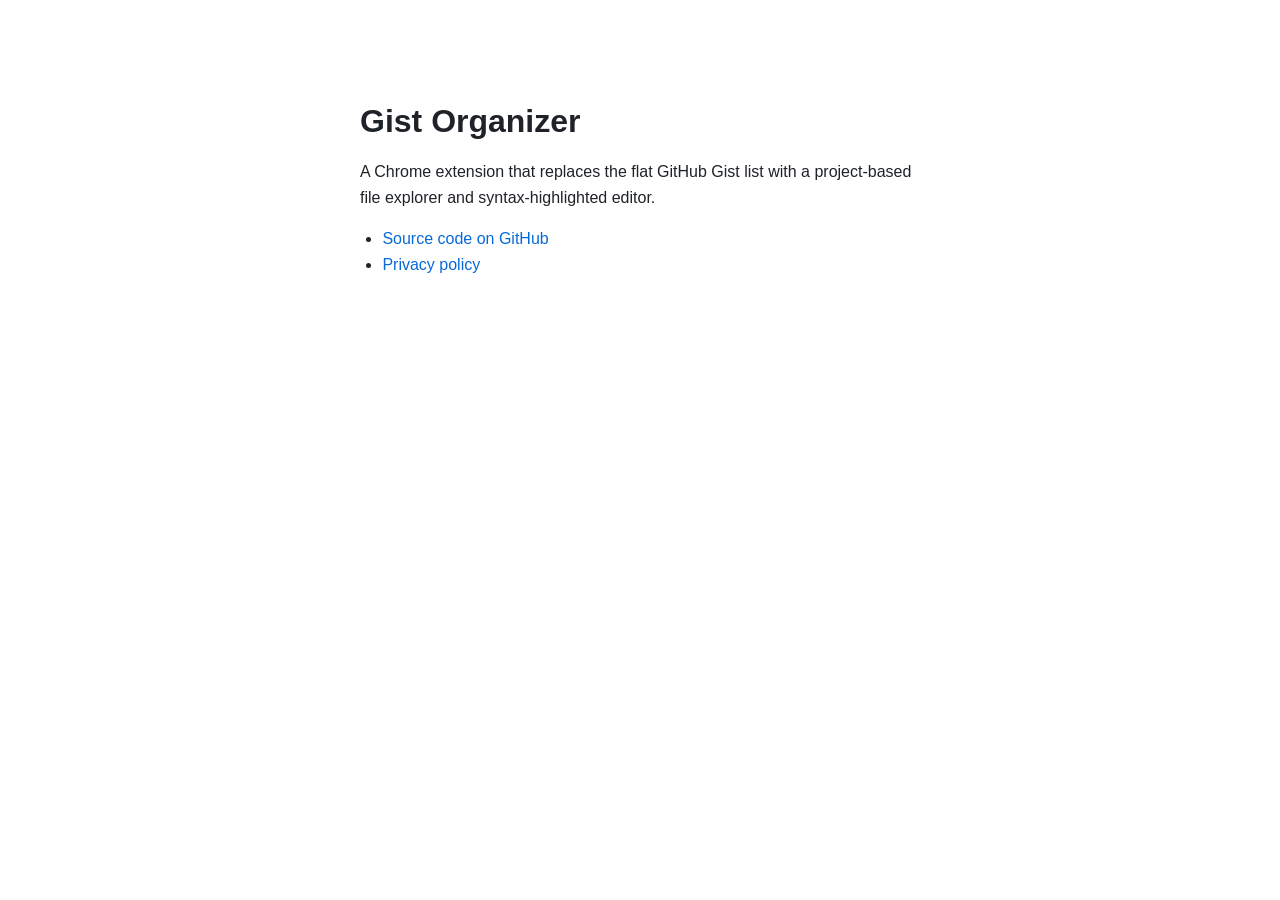
<file: docs/index.html>
<!DOCTYPE html>
<html lang="en">
<head>
  <meta charset="UTF-8">
  <meta name="viewport" content="width=device-width, initial-scale=1">
  <meta name="description" content="Gist Organizer &mdash; a Chrome extension that turns GitHub Gist into a project-based file explorer.">
  <title>Gist Organizer</title>
  <style>
    :root { color-scheme: light dark; }
    body {
      font-family: -apple-system, BlinkMacSystemFont, "Segoe UI", Roboto, Oxygen,
                   Ubuntu, Cantarell, sans-serif;
      max-width: 560px;
      margin: 96px auto;
      padding: 0 24px;
      line-height: 1.6;
      color: #1f2328;
      background: #ffffff;
    }
    h1 { margin: 0 0 0.25em; }
    p { margin: 0.75em 0; }
    ul { padding-left: 1.4em; }
    a { color: #0969da; text-decoration: none; }
    a:hover { text-decoration: underline; }
    @media (prefers-color-scheme: dark) {
      body { color: #e6edf3; background: #0d1117; }
      a { color: #2f81f7; }
    }
  </style>
</head>
<body>
  <h1>Gist Organizer</h1>
  <p>
    A Chrome extension that replaces the flat GitHub Gist list with a
    project-based file explorer and syntax-highlighted editor.
  </p>
  <ul>
    <li><a href="https://github.com/mnlynam/gist-organizer-extension">Source code on GitHub</a></li>
    <li><a href="./privacy/">Privacy policy</a></li>
  </ul>
</body>
</html>
</file>
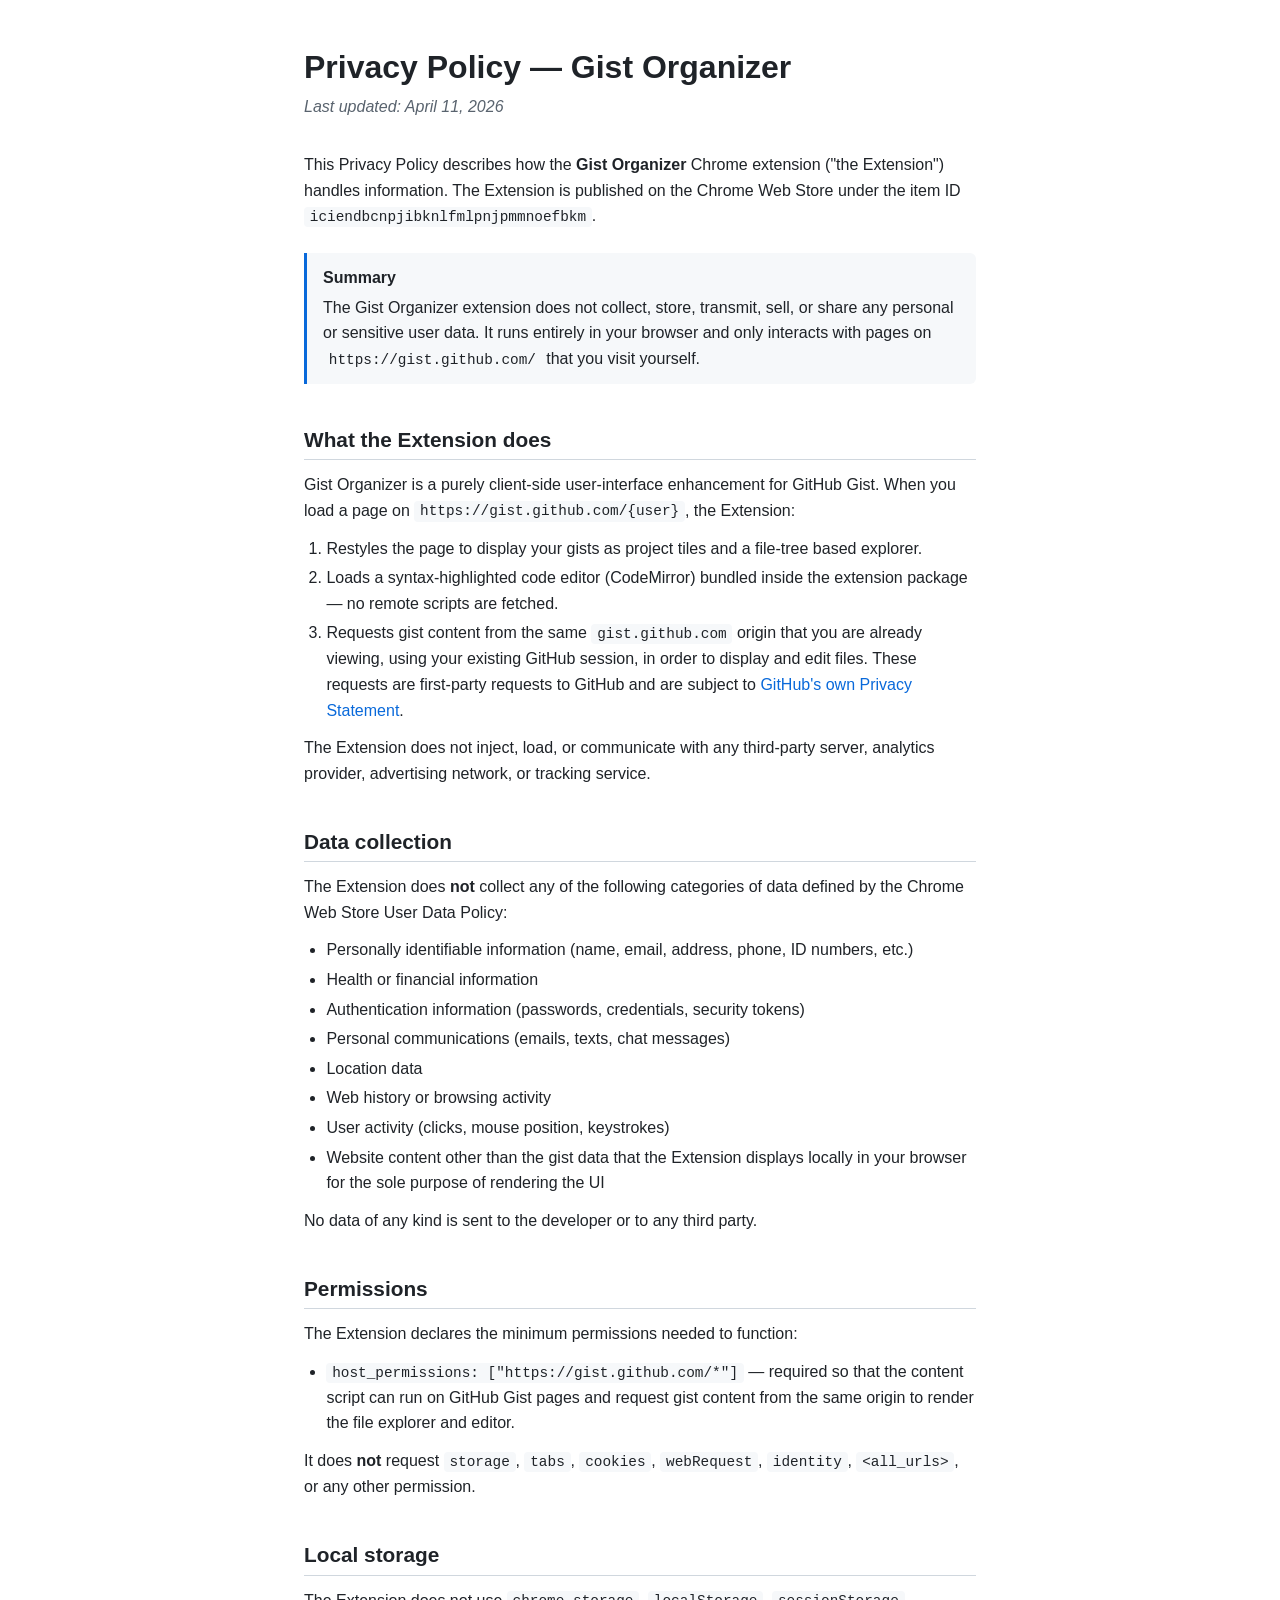
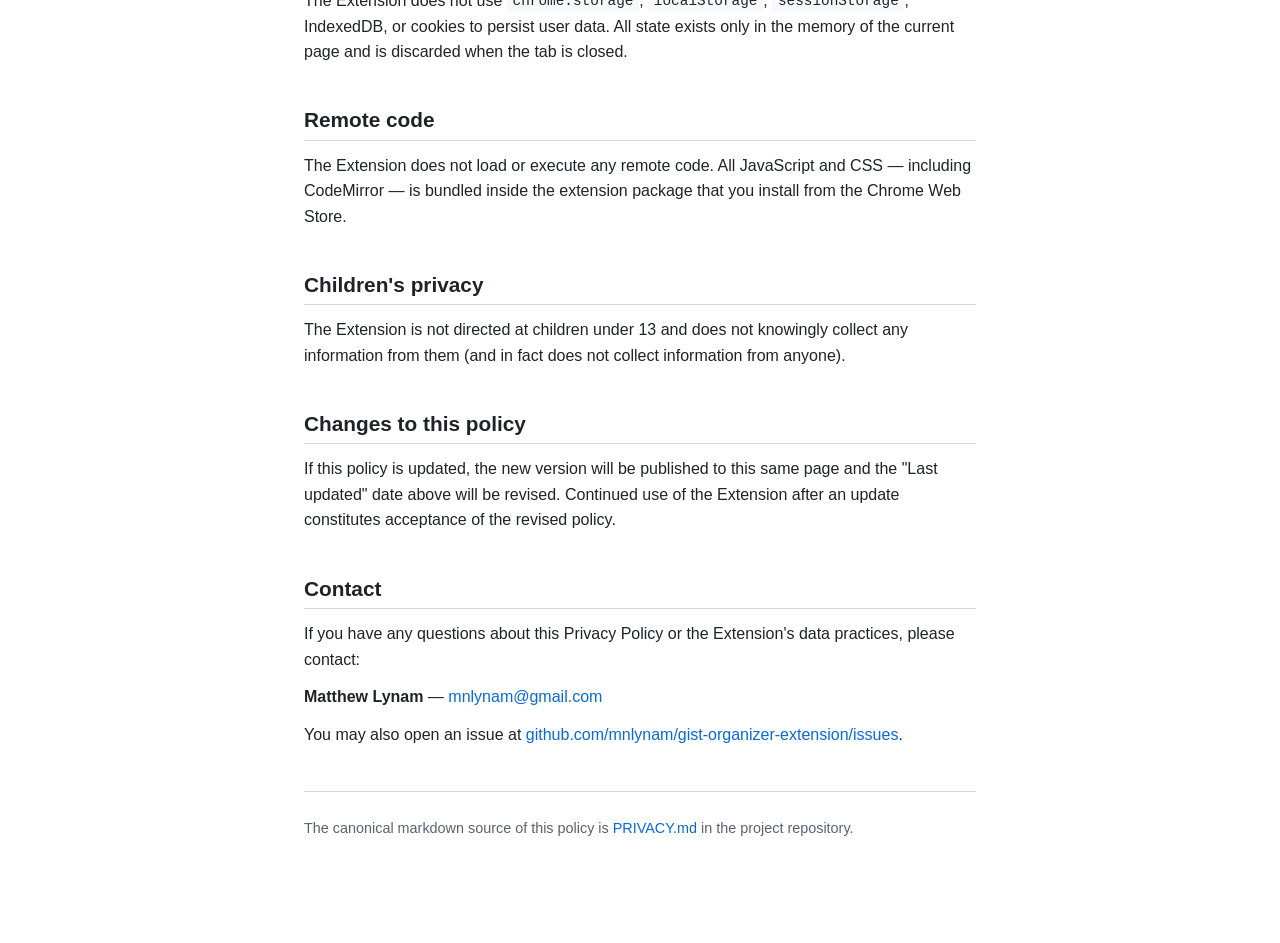
<file: docs/privacy/index.html>
<!DOCTYPE html>
<html lang="en">
<head>
  <meta charset="UTF-8">
  <meta name="viewport" content="width=device-width, initial-scale=1">
  <meta name="description" content="Privacy Policy for the Gist Organizer Chrome extension.">
  <title>Privacy Policy &mdash; Gist Organizer</title>
  <style>
    :root { color-scheme: light dark; }
    * { box-sizing: border-box; }
    html, body { margin: 0; padding: 0; }
    body {
      font-family: -apple-system, BlinkMacSystemFont, "Segoe UI", Roboto, Oxygen,
                   Ubuntu, Cantarell, sans-serif;
      font-size: 16px;
      line-height: 1.6;
      color: #1f2328;
      background: #ffffff;
    }
    main {
      max-width: 720px;
      margin: 0 auto;
      padding: 48px 24px 96px;
    }
    h1 {
      font-size: 2rem;
      margin: 0 0 0.25em;
      line-height: 1.2;
    }
    h2 {
      font-size: 1.3rem;
      margin-top: 2em;
      margin-bottom: 0.5em;
      line-height: 1.3;
      border-bottom: 1px solid #d0d7de;
      padding-bottom: 0.3em;
    }
    p, ul, ol { margin: 0.75em 0; }
    ul, ol { padding-left: 1.4em; }
    li { margin: 0.25em 0; }
    a { color: #0969da; text-decoration: none; }
    a:hover { text-decoration: underline; }
    code {
      font-family: ui-monospace, SFMono-Regular, "SF Mono", Menlo, Consolas, monospace;
      font-size: 0.9em;
      background: #f6f8fa;
      padding: 0.15em 0.4em;
      border-radius: 4px;
    }
    .updated {
      color: #59636e;
      font-style: italic;
      margin-top: 0;
      margin-bottom: 2em;
    }
    .summary {
      background: #f6f8fa;
      border-left: 3px solid #0969da;
      padding: 12px 16px;
      margin: 1.5em 0;
      border-radius: 0 6px 6px 0;
    }
    .summary strong {
      display: block;
      margin-bottom: 0.25em;
    }
    footer {
      margin-top: 3em;
      padding-top: 1em;
      border-top: 1px solid #d0d7de;
      color: #59636e;
      font-size: 0.9em;
    }
    @media (prefers-color-scheme: dark) {
      body { color: #e6edf3; background: #0d1117; }
      h2 { border-bottom-color: #30363d; }
      code { background: #161b22; }
      .summary { background: #161b22; border-left-color: #2f81f7; }
      a { color: #2f81f7; }
      .updated, footer { color: #8b949e; }
      footer { border-top-color: #30363d; }
    }
  </style>
</head>
<body>
  <main>
    <h1>Privacy Policy &mdash; Gist Organizer</h1>
    <p class="updated">Last updated: April 11, 2026</p>

    <p>
      This Privacy Policy describes how the <strong>Gist Organizer</strong>
      Chrome extension ("the Extension") handles information. The Extension is
      published on the Chrome Web Store under the item ID
      <code>iciendbcnpjibknlfmlpnjpmmnoefbkm</code>.
    </p>

    <div class="summary">
      <strong>Summary</strong>
      The Gist Organizer extension does not collect, store, transmit, sell, or
      share any personal or sensitive user data. It runs entirely in your
      browser and only interacts with pages on
      <code>https://gist.github.com/</code> that you visit yourself.
    </div>

    <h2>What the Extension does</h2>
    <p>
      Gist Organizer is a purely client-side user-interface enhancement for
      GitHub Gist. When you load a page on
      <code>https://gist.github.com/{user}</code>, the Extension:
    </p>
    <ol>
      <li>
        Restyles the page to display your gists as project tiles and a
        file-tree based explorer.
      </li>
      <li>
        Loads a syntax-highlighted code editor (CodeMirror) bundled inside the
        extension package &mdash; no remote scripts are fetched.
      </li>
      <li>
        Requests gist content from the same <code>gist.github.com</code> origin
        that you are already viewing, using your existing GitHub session, in
        order to display and edit files. These requests are first-party
        requests to GitHub and are subject to
        <a href="https://docs.github.com/en/site-policy/privacy-policies/github-general-privacy-statement">GitHub's
        own Privacy Statement</a>.
      </li>
    </ol>
    <p>
      The Extension does not inject, load, or communicate with any third-party
      server, analytics provider, advertising network, or tracking service.
    </p>

    <h2>Data collection</h2>
    <p>
      The Extension does <strong>not</strong> collect any of the following
      categories of data defined by the Chrome Web Store User Data Policy:
    </p>
    <ul>
      <li>
        Personally identifiable information (name, email, address, phone, ID
        numbers, etc.)
      </li>
      <li>Health or financial information</li>
      <li>
        Authentication information (passwords, credentials, security tokens)
      </li>
      <li>Personal communications (emails, texts, chat messages)</li>
      <li>Location data</li>
      <li>Web history or browsing activity</li>
      <li>User activity (clicks, mouse position, keystrokes)</li>
      <li>
        Website content other than the gist data that the Extension displays
        locally in your browser for the sole purpose of rendering the UI
      </li>
    </ul>
    <p>No data of any kind is sent to the developer or to any third party.</p>

    <h2>Permissions</h2>
    <p>
      The Extension declares the minimum permissions needed to function:
    </p>
    <ul>
      <li>
        <code>host_permissions: ["https://gist.github.com/*"]</code> &mdash;
        required so that the content script can run on GitHub Gist pages and
        request gist content from the same origin to render the file explorer
        and editor.
      </li>
    </ul>
    <p>
      It does <strong>not</strong> request <code>storage</code>,
      <code>tabs</code>, <code>cookies</code>, <code>webRequest</code>,
      <code>identity</code>, <code>&lt;all_urls&gt;</code>, or any other
      permission.
    </p>

    <h2>Local storage</h2>
    <p>
      The Extension does not use <code>chrome.storage</code>,
      <code>localStorage</code>, <code>sessionStorage</code>, IndexedDB, or
      cookies to persist user data. All state exists only in the memory of the
      current page and is discarded when the tab is closed.
    </p>

    <h2>Remote code</h2>
    <p>
      The Extension does not load or execute any remote code. All JavaScript
      and CSS &mdash; including CodeMirror &mdash; is bundled inside the
      extension package that you install from the Chrome Web Store.
    </p>

    <h2>Children's privacy</h2>
    <p>
      The Extension is not directed at children under 13 and does not
      knowingly collect any information from them (and in fact does not
      collect information from anyone).
    </p>

    <h2>Changes to this policy</h2>
    <p>
      If this policy is updated, the new version will be published to this
      same page and the "Last updated" date above will be revised. Continued
      use of the Extension after an update constitutes acceptance of the
      revised policy.
    </p>

    <h2>Contact</h2>
    <p>
      If you have any questions about this Privacy Policy or the Extension's
      data practices, please contact:
    </p>
    <p>
      <strong>Matthew Lynam</strong> &mdash;
      <a href="mailto:mnlynam@gmail.com">mnlynam@gmail.com</a>
    </p>
    <p>
      You may also open an issue at
      <a href="https://github.com/mnlynam/gist-organizer-extension/issues">github.com/mnlynam/gist-organizer-extension/issues</a>.
    </p>

    <footer>
      <p>
        The canonical markdown source of this policy is
        <a href="https://github.com/mnlynam/gist-organizer-extension/blob/master/PRIVACY.md">PRIVACY.md</a>
        in the project repository.
      </p>
    </footer>
  </main>
</body>
</html>
</file>
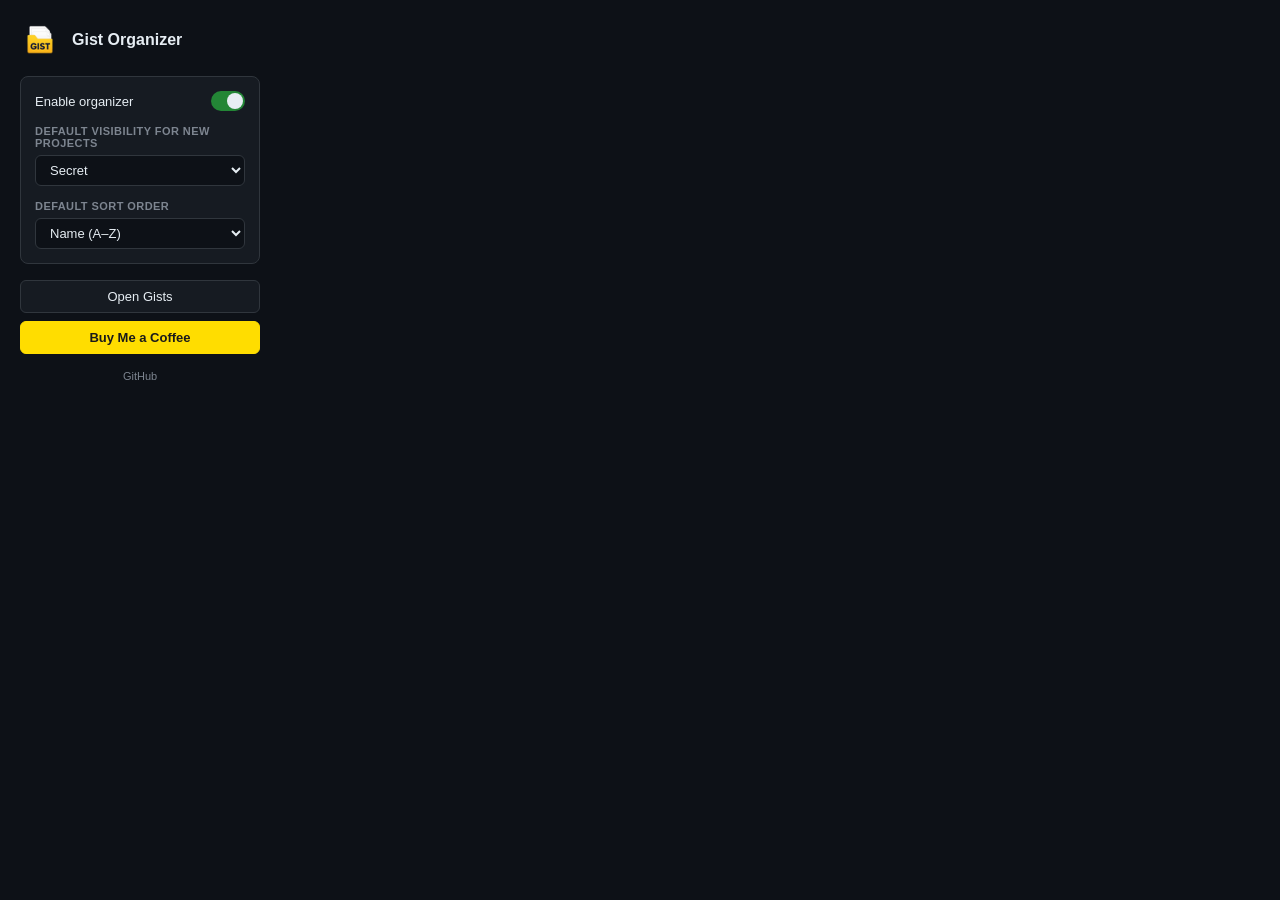
<file: popup.html>
<!DOCTYPE html>
<html>
<head>
  <meta charset="UTF-8">
  <link rel="stylesheet" href="popup.css">
</head>
<body>
  <div class="popup">
    <div class="header">
      <img src="icons/icon48.png" alt="" class="logo">
      <div>
        <div class="title">Gist Organizer</div>
        <div class="version" id="version"></div>
      </div>
    </div>

    <div class="settings">
      <label class="toggle">
        <span class="toggle-label">Enable organizer</span>
        <input type="checkbox" id="enabled" checked>
        <span class="toggle-switch"></span>
      </label>

      <div class="field">
        <label class="field-label" for="defaultVisibility">Default visibility for new projects</label>
        <select id="defaultVisibility" class="select">
          <option value="secret">Secret</option>
          <option value="public">Public</option>
        </select>
      </div>

      <div class="field">
        <label class="field-label" for="defaultSort">Default sort order</label>
        <select id="defaultSort" class="select">
          <option value="name">Name (A&ndash;Z)</option>
          <option value="recent">Last modified</option>
          <option value="files">File count</option>
        </select>
      </div>
    </div>

    <div class="links">
      <a href="https://gist.github.com" target="_blank" class="link">Open Gists</a>
      <a href="https://buymeacoffee.com/matthew81" target="_blank" class="link donate">Buy Me a Coffee</a>
    </div>
    <div class="footer">
      <a href="https://github.com/mnlynam/gist-organizer-extension" target="_blank">GitHub</a>
    </div>
  </div>
  <script src="popup.js"></script>
</body>
</html>
</file>
<file: popup.css>
body {
  margin: 0;
  font-family: -apple-system, BlinkMacSystemFont, "Segoe UI", Roboto, sans-serif;
  background: #0d1117;
  color: #e6edf3;
  width: 280px;
}
.popup {
  padding: 20px;
}
.header {
  display: flex;
  align-items: center;
  gap: 12px;
  margin-bottom: 16px;
}
.logo {
  width: 40px;
  height: 40px;
  border-radius: 8px;
}
.title {
  font-weight: 700;
  font-size: 16px;
}
.version {
  font-size: 11px;
  color: #7d8590;
}

.settings {
  display: flex;
  flex-direction: column;
  gap: 14px;
  padding: 14px;
  margin-bottom: 16px;
  background: #161b22;
  border: 1px solid #30363d;
  border-radius: 8px;
}

.toggle {
  display: flex;
  align-items: center;
  justify-content: space-between;
  cursor: pointer;
  user-select: none;
}
.toggle-label {
  font-size: 13px;
  font-weight: 500;
}
.toggle input {
  position: absolute;
  opacity: 0;
  pointer-events: none;
}
.toggle-switch {
  position: relative;
  width: 34px;
  height: 20px;
  background: #30363d;
  border-radius: 10px;
  transition: background 0.15s;
  flex-shrink: 0;
}
.toggle-switch::after {
  content: '';
  position: absolute;
  top: 2px;
  left: 2px;
  width: 16px;
  height: 16px;
  background: #e6edf3;
  border-radius: 50%;
  transition: transform 0.15s;
}
.toggle input:checked ~ .toggle-switch {
  background: #238636;
}
.toggle input:checked ~ .toggle-switch::after {
  transform: translateX(14px);
}

.field {
  display: flex;
  flex-direction: column;
  gap: 6px;
}
.field-label {
  font-size: 11px;
  font-weight: 600;
  color: #7d8590;
  text-transform: uppercase;
  letter-spacing: 0.04em;
}
.select {
  background: #0d1117;
  color: #e6edf3;
  border: 1px solid #30363d;
  border-radius: 6px;
  padding: 6px 10px;
  font-size: 13px;
  font-family: inherit;
  cursor: pointer;
  outline: none;
}
.select:focus {
  border-color: #1f6feb;
}

.links {
  display: flex;
  flex-direction: column;
  gap: 8px;
}
.link {
  display: block;
  text-align: center;
  padding: 8px 12px;
  border-radius: 6px;
  font-size: 13px;
  font-weight: 500;
  text-decoration: none;
  border: 1px solid #30363d;
  color: #e6edf3;
  background: #161b22;
  transition: background 0.15s;
}
.link:hover {
  background: #1c2128;
}
.link.donate {
  background: #ffdd00;
  color: #1a1a1a;
  border-color: #ffdd00;
  font-weight: 700;
}
.link.donate:hover {
  background: #ffcc00;
}
.footer {
  margin-top: 16px;
  text-align: center;
  font-size: 11px;
}
.footer a {
  color: #7d8590;
  text-decoration: none;
}
.footer a:hover {
  color: #e6edf3;
}
</file>
